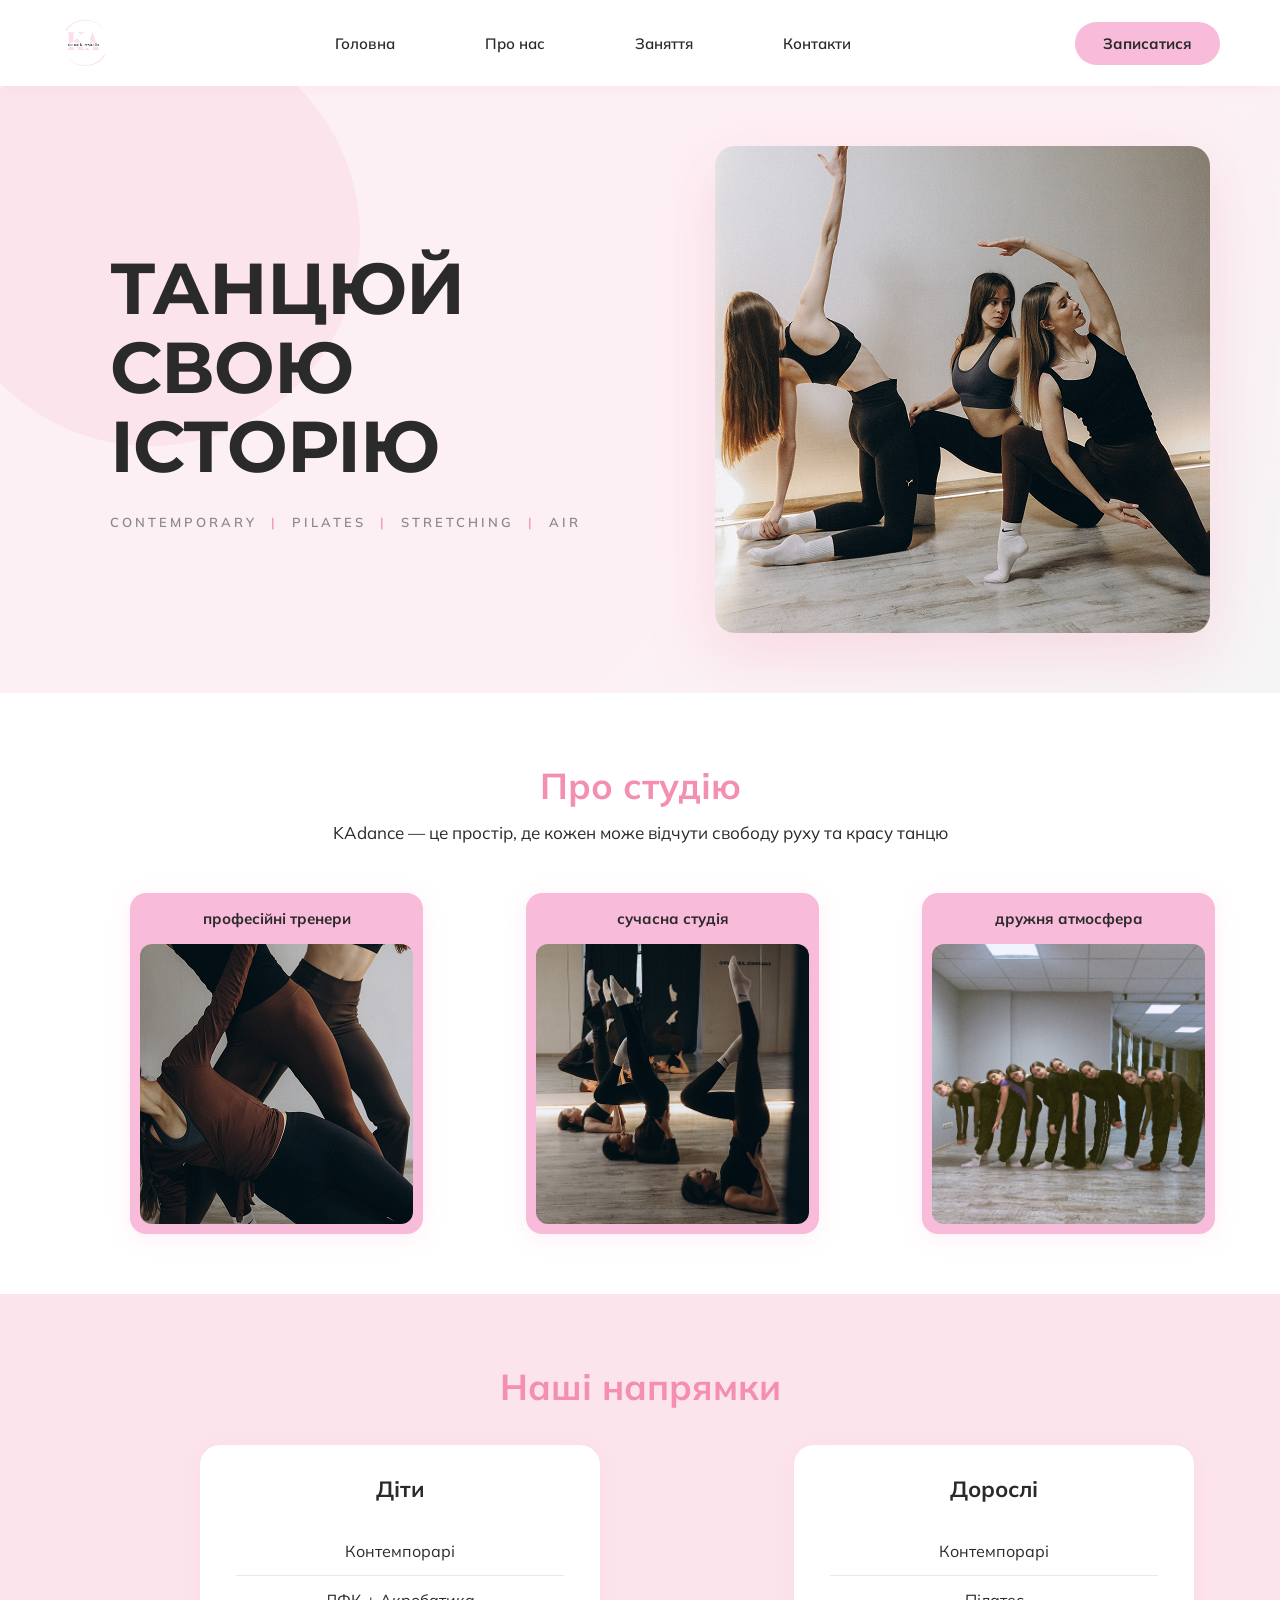
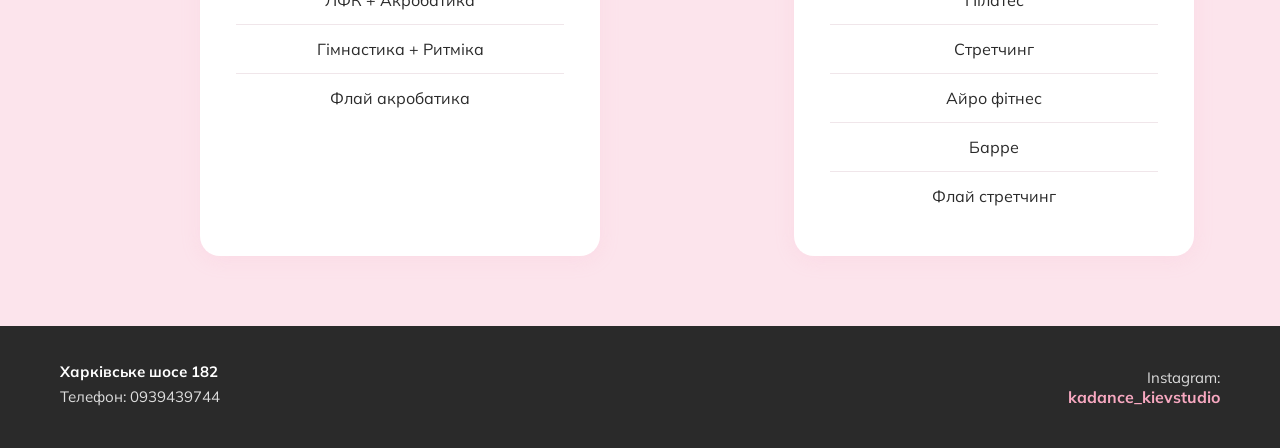
<file: templates/index.html>
<!DOCTYPE html>
<html lang="uk">
<head>
  <meta charset="UTF-8" />
  <meta name="viewport" content="width=device-width, initial-scale=1.0" />
  <title>KAdance - Танцювальна студія</title>
  <link rel="stylesheet" href="../static/css/index.css" />
  <link rel="preconnect" href="https://fonts.googleapis.com">
  <link rel="preconnect" href="https://fonts.gstatic.com" crossorigin>
  <link href="https://fonts.googleapis.com/css2?family=Mulish:ital,wght@0,200..1000;1,200..1000&family=Slabo+27px&display=swap" rel="stylesheet">
  <link href="https://fonts.googleapis.com/css2?family=Montserrat:wght@700;900&display=swap" rel="stylesheet">
</head>
<body>
 

<nav>
  <div class="logo">
    <img src="../static/img/image 1.png" alt="KAdance" class="logo-img">
  </div>
  <ul class="nav-links">
    <li><a href="#home">Головна</a></li>
    <li><a href="#about">Про нас</a></li>
    <li><a href="#classes">Заняття</a></li>
    <li><a href="#contacts">Контакти</a></li>
  </ul>
  <a href="registration.html"><button class="nav-cta">Записатися</button></a>
</nav>
 

<section class="hero" id="home">
  <div class="hero-text">
    <h1 class="hero-title">ТАНЦЮЙ<br>СВОЮ ІСТОРІЮ</h1>
    <p class="hero-subtitle">
      CONTEMPORARY
      <span>|</span>
      PILATES
      <span>|</span>
      STRETCHING
      <span>|</span>
      AIR
    </p>
  </div>
  <div class="hero-image">
    <img src="../static/img/image 2.png" alt="фото студії" class="hero-photo">
  </div>
</section>
 

<section class="about" id="about">
  <h2 class="section-title">Про студію</h2>
  <p class="section-desc">KAdance — це простір, де кожен може відчути свободу руху та красу танцю</p>
 
  <div class="features">
    <div class="feature-card">
      <div class="feature-tag">професійні тренери</div>
      <div class="feature-img-wrap">
      <img src="../static/img/image 5.png" alt="професійні тренери" class="feature-img">
      </div>
    </div>
    <div class="feature-card">
      <div class="feature-tag">сучасна студія</div>
      <div class="feature-img-wrap">
      <img src="../static/img/image 4.png" alt="сучасна студія" class="feature-img">
    </div>
    </div>
    <div class="feature-card">
      <div class="feature-tag">дружня атмосфера</div>
      <div class="feature-img-wrap">
      <img src="../static/img/IMG_6103.PNG" alt="дружня атмосфера" class="feature-img">
    </div>
    </div>
  </div>
</section>
 

<section class="directions" id="classes">
  <h2 class="section-title" style="text-align:center;">Наші напрямки</h2>
 
  <div class="directions-grid">

    <div class="dir-card">
      <h3>Діти</h3>
      <ul class="dir-list">
        <li>Контемпорарі</li>
        <li>ЛФК + Акробатика</li>
        <li>Гімнастика + Ритміка</li>
        <li>Флай акробатика</li>
      </ul>
    </div>

    <div class="dir-card">
      <h3>Дорослі</h3>
      <ul class="dir-list">
        <li>Контемпорарі</li>
        <li>Пілатес</li>
        <li>Стретчинг</li>
        <li>Айро фітнес</li>
        <li>Барре</li>
        <li>Флай стретчинг</li>
      </ul>
    </div>
  </div>
</section>
 
 

<footer id="contacts">
  <div class="footer-contact">
    <p><strong>Харківське шосе 182</strong></p>
    <p>Телефон: 0939439744</p>
  </div>
  <div class="footer-social">
    <p>Instagram:</p>
    <a href="https://instagram.com/kadance_kievstudio" target="_blank">kadance_kievstudio</a>
  </div>
</footer>
 
</body>
</html>
</file>
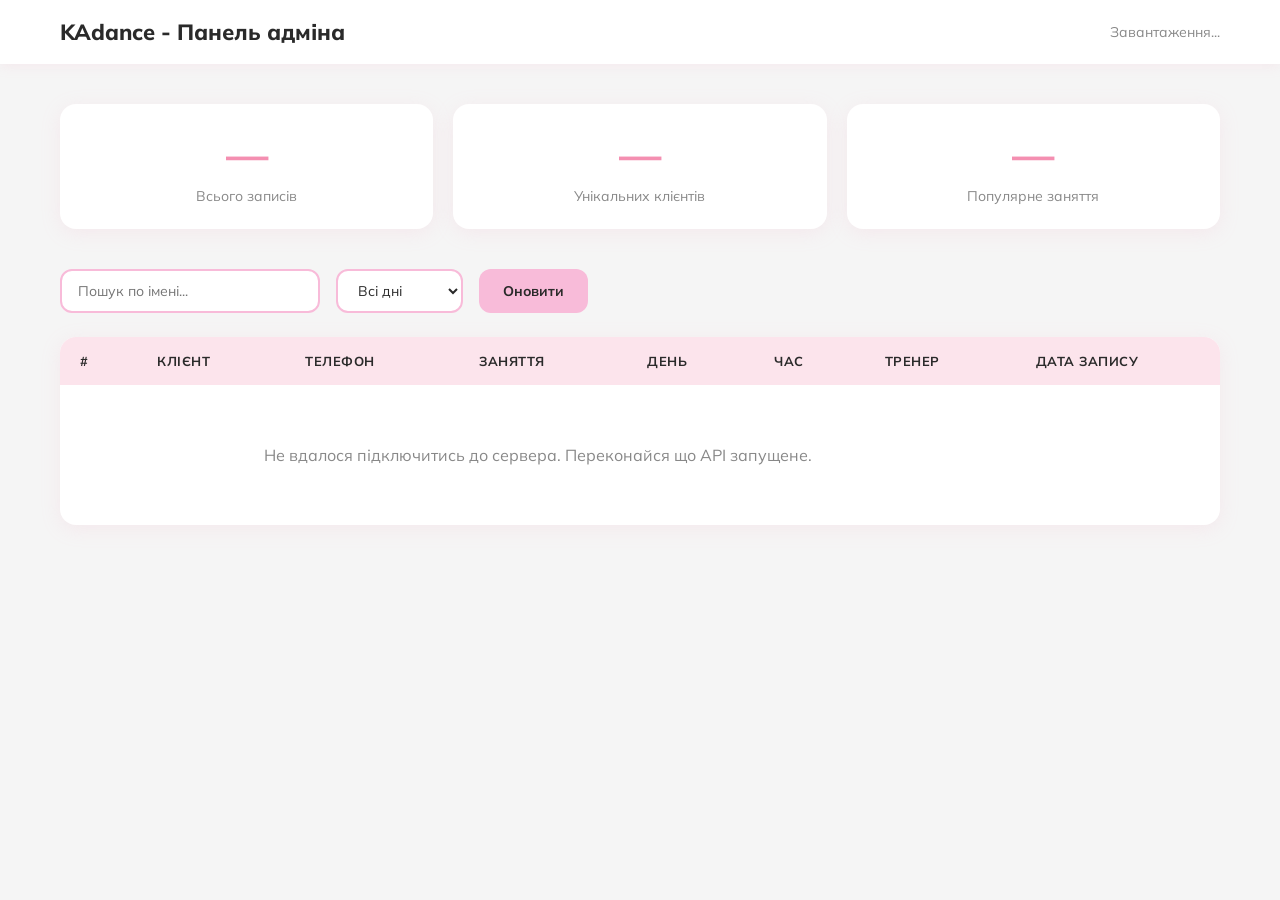
<file: templates/admin.html>
<!DOCTYPE html>
<html lang="uk">
<head>
  <meta charset="UTF-8" />
  <meta name="viewport" content="width=device-width, initial-scale=1.0" />
  <title>Адмін — KAdance</title>
  <link href="https://fonts.googleapis.com/css2?family=Mulish:wght@300;400;600;700;800&display=swap" rel="stylesheet" />
  <link rel="stylesheet" href="../static/css/admin.css" />
</head>
<body>
 
<header>
  <h1>KAdance - Панель адміна</h1>
  <span id="last-update">Завантаження...</span>
</header>
 
<main>
  <div class="stats">
    <div class="stat-card">
      <div class="number" id="total-registrations">—</div>
      <div class="label">Всього записів</div>
    </div>
    <div class="stat-card">
      <div class="number" id="total-clients">—</div>
      <div class="label">Унікальних клієнтів</div>
    </div>
    <div class="stat-card">
      <div class="number" id="total-classes">—</div>
      <div class="label">Популярне заняття</div>
    </div>
  </div>
 

  <div class="filters">
    <input type="text" id="search" placeholder="Пошук по імені..." oninput="filterTable()" />
    <select id="filter-day" onchange="filterTable()">
      <option value="">Всі дні</option>
      <option>Понеділок</option>
      <option>Вівторок</option>
      <option>Середа</option>
      <option>Четвер</option>
      <option>П'ятниця</option>
      <option>Субота</option>
      <option>Неділя</option>
    </select>
    <button class="refresh-btn" onclick="loadData()"> Оновити</button>
  </div>
 

  <div class="table-wrap">
    <table>
      <thead>
        <tr>
          <th>#</th>
          <th>Клієнт</th>
          <th>Телефон</th>
          <th>Заняття</th>
          <th>День</th>
          <th>Час</th>
          <th>Тренер</th>
          <th>Дата запису</th>
        </tr>
      </thead>
      <tbody id="table-body">
        <tr><td colspan="8" class="loading">Завантаження даних...</td></tr>
      </tbody>
    </table>
  </div>
</main>
 
<script>
  let allData = [];
 
  async function loadData() {
    try {
      const res = await fetch('https://localhost:7098/api/registration');
      allData = await res.json();
 
      updateStats();
      renderTable(allData);
 
      const now = new Date().toLocaleTimeString('uk-UA');
      document.getElementById('last-update').textContent = 'Оновлено о ' + now;
    } catch (e) {
      document.getElementById('table-body').innerHTML =
        '<tr><td colspan="7" class="empty">Не вдалося підключитись до сервера. Переконайся що API запущене.</td></tr>';
    }
  }
 
  function updateStats() {
    document.getElementById('total-registrations').textContent = allData.length;
 
    const uniqueClients = new Set(allData.map(r => r.clientName)).size;
    document.getElementById('total-clients').textContent = uniqueClients;
 
   
    const classCounts = {};
    allData.forEach(r => {
      classCounts[r.class] = (classCounts[r.class] || 0) + 1;
    });
    const popular = Object.entries(classCounts).sort((a, b) => b[1] - a[1])[0];
    document.getElementById('total-classes').textContent = popular ? popular[0] : '—';
  }
 
  function renderTable(data) {
    const tbody = document.getElementById('table-body');
 
    if (data.length === 0) {
      tbody.innerHTML = '<tr><td colspan="7" class="empty">Записів ще немає</td></tr>';
      return;
    }
 
    tbody.innerHTML = data.map((r, i) => `
      <tr>
        <td>${i + 1}</td>
        <td><strong>${r.clientName}</strong></td>
        <td>${r.phone ?? r.Phone ?? '—'}</td>
        <td>${r.class}</td>
        <td><span class="badge">${r.day}</span></td>
        <td>${r.time}</td>
        <td>${r.trainer}</td>
        <td>${new Date(r.createdAt).toLocaleDateString('uk-UA')}</td>
      </tr>
    `).join('');
  }
 
  function filterTable() {
    const search = document.getElementById('search').value.toLowerCase();
    const day = document.getElementById('filter-day').value;
 
    const filtered = allData.filter(r => {
      const matchName = r.clientName.toLowerCase().includes(search);
      const matchDay = day === '' || r.day === day;
      return matchName && matchDay;
    });
 
    renderTable(filtered);
  }
 
  loadData();
</script>
 
</body>
</html>
</file>
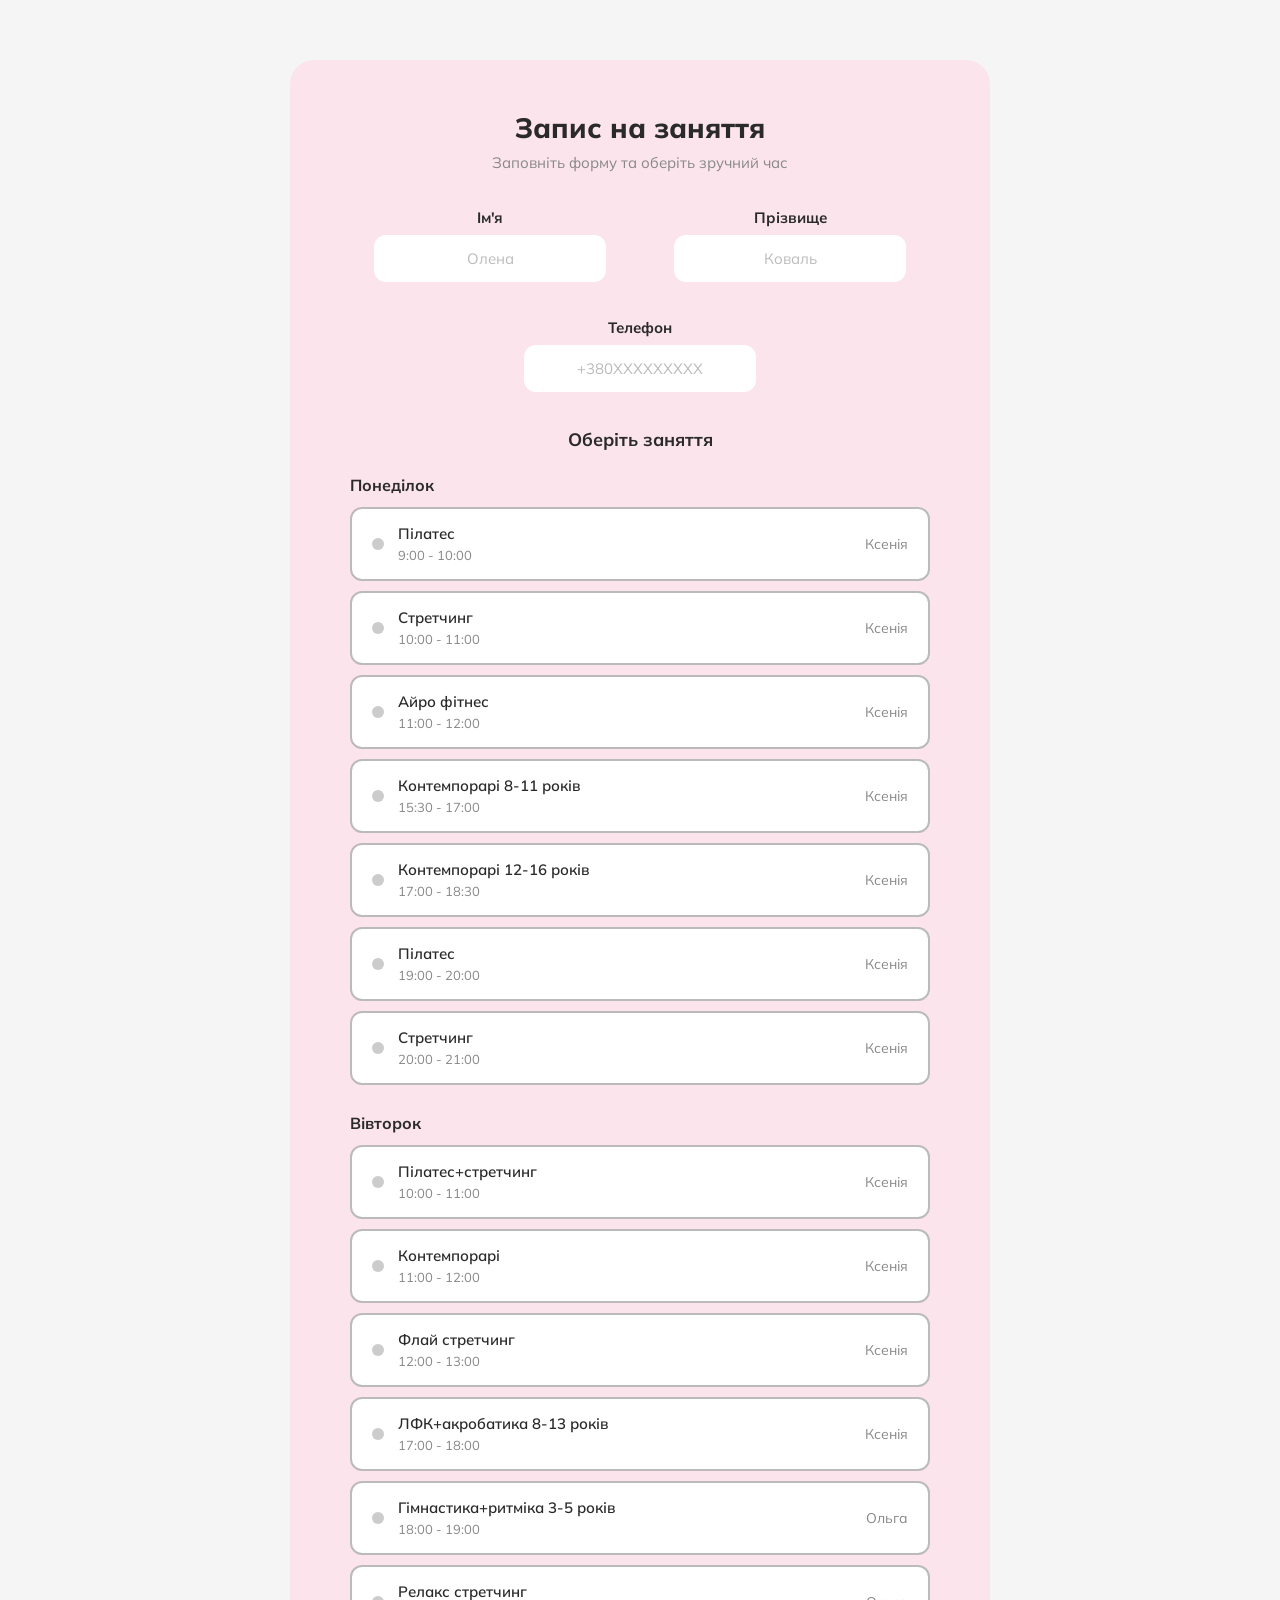
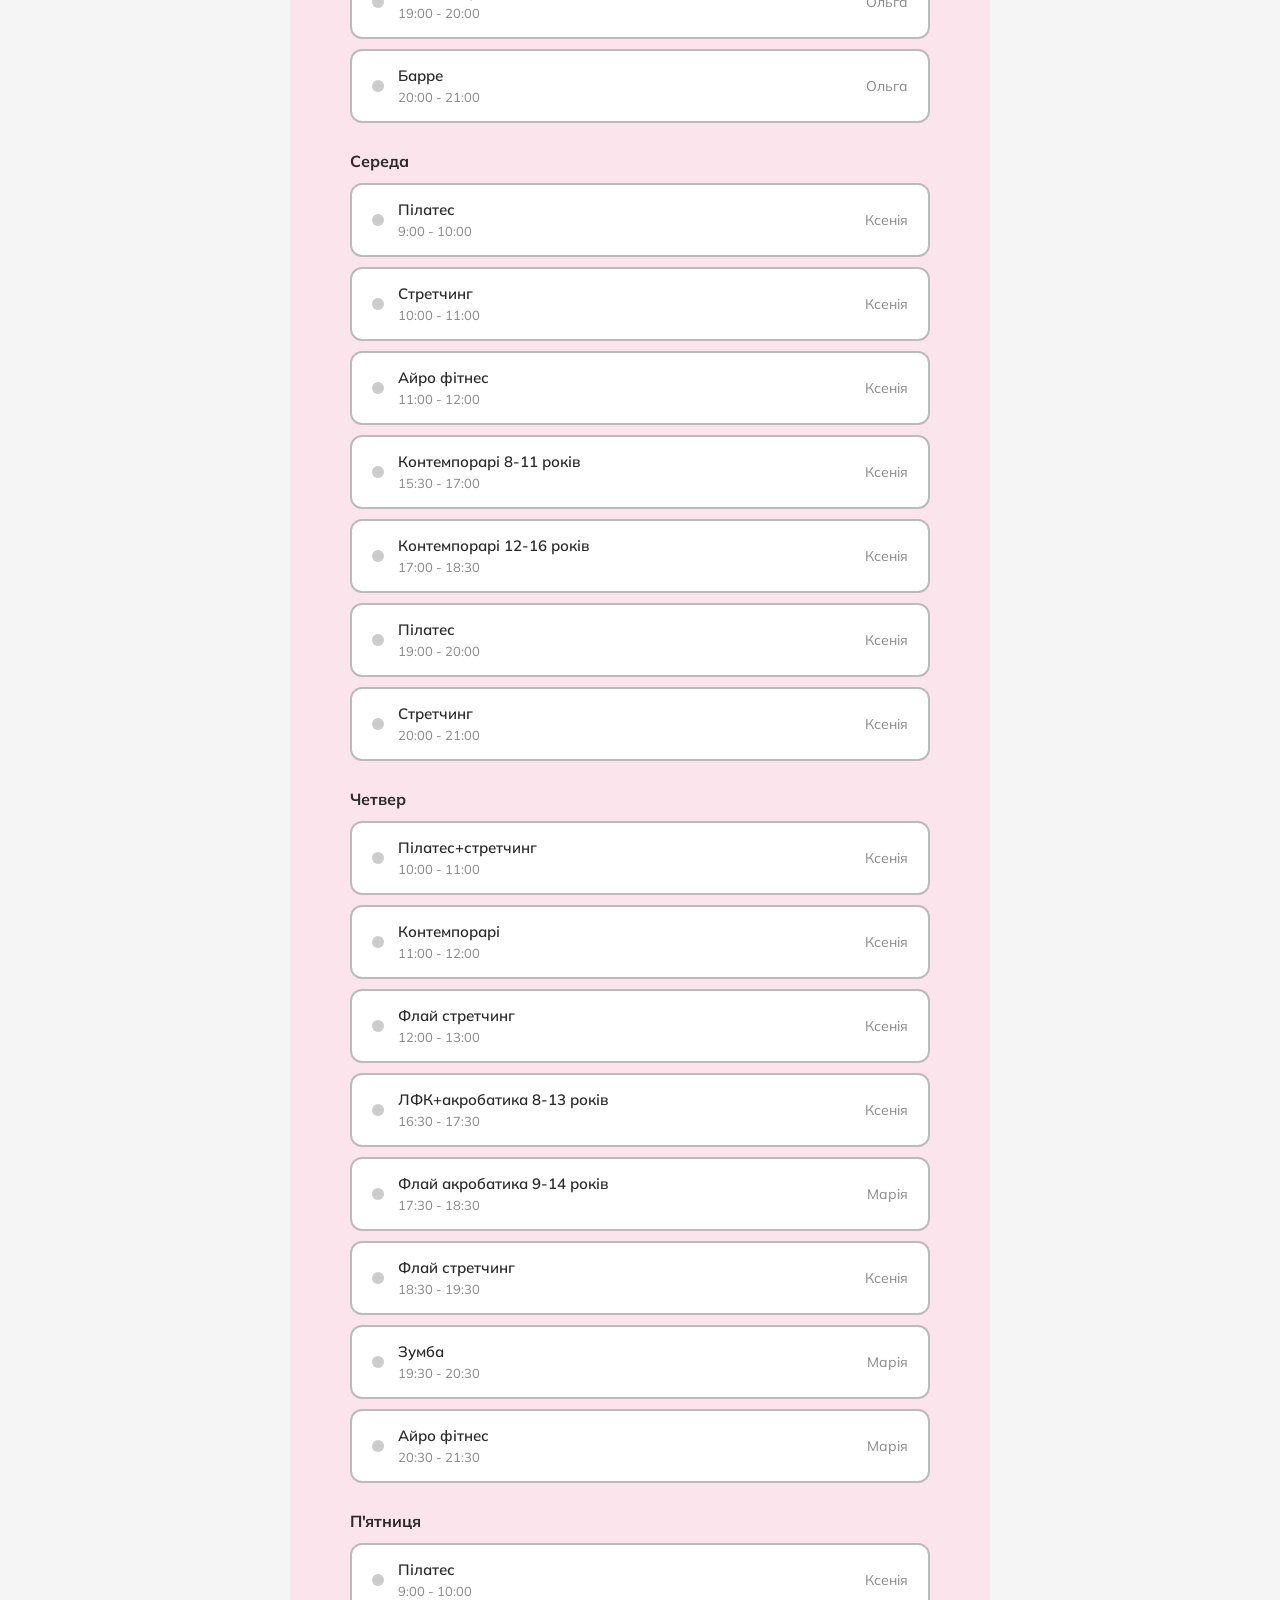
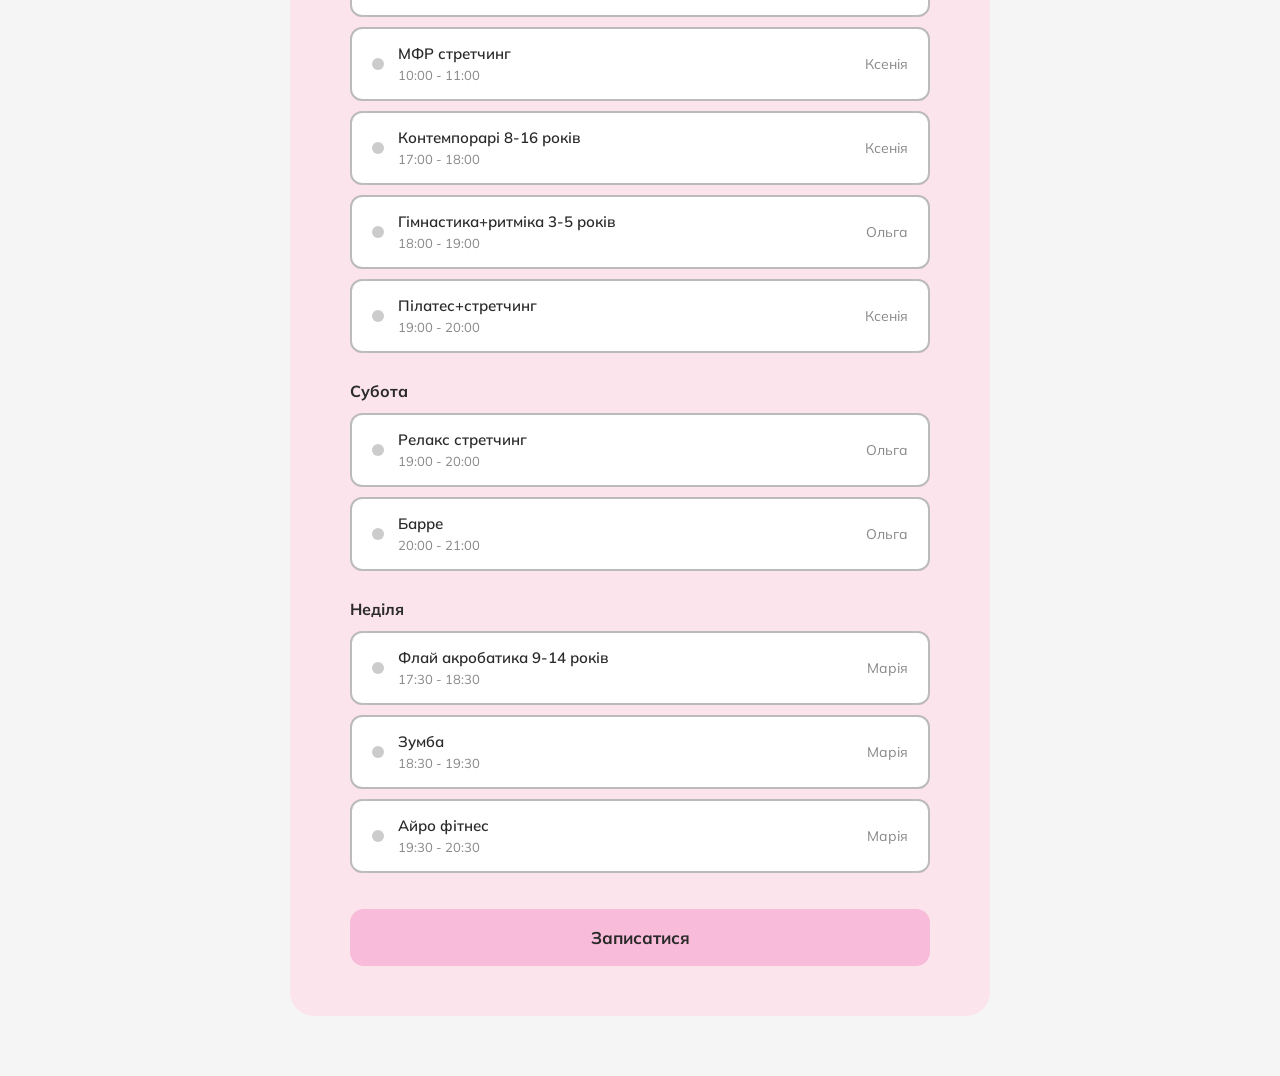
<file: templates/registration.html>
<!DOCTYPE html>
<html lang="uk">

<head>
    <meta charset="UTF-8" />
    <meta name="viewport" content="width=device-width, initial-scale=1.0" />
    <title>Запис на заняття — KAdance</title>
    <link
        href="https://fonts.googleapis.com/css2?family=Mulish:wght@300;400;600;700;800&family=Montserrat:wght@700;900&display=swap"
        rel="stylesheet" />
    <link rel="stylesheet" href="../static/css/registration.css" />
</head>

<body>

    <div class="page-wrapper">
        <h2 class="form-title">Запис на заняття</h2>
        <p class="form-desc">Заповніть форму та оберіть зручний час</p>

        <div class="name-row">
            <div class="field-group">
                <label>Ім'я</label>
                <input type="text" placeholder="Олена" />
            </div>
            <div class="field-group">
                <label>Прізвище</label>
                <input type="text" placeholder="Коваль" />
            </div>
        </div>

        <div class="phone-row">
            <div class="field-group">
                <label>Телефон</label>
                <input type="tel" placeholder="+380XXXXXXXXX" />
            </div>
        </div>

        <h3 class="schedule-title">Оберіть заняття</h3>

       
        <div class="day-block">
            <div class="day-label">Понеділок</div>
            <div class="slots">
                <div class="slot" data-id="1" onclick="toggleSlot(this)">
                    <span class="dot"></span>
                    <span class="slot-name">Пілатес<br><small>9:00 - 10:00</small></span>
                    <span class="trainer">Ксенія</span>
                </div>
                <div class="slot" data-id="2" onclick="toggleSlot(this)">
                    <span class="dot"></span>
                    <span class="slot-name">Стретчинг<br><small>10:00 - 11:00</small></span>
                    <span class="trainer">Ксенія</span>
                </div>
                <div class="slot" data-id="3" onclick="toggleSlot(this)">
                    <span class="dot"></span>
                    <span class="slot-name">Айро фітнес<br><small>11:00 - 12:00</small></span>
                    <span class="trainer">Ксенія</span>
                </div>
                <div class="slot" data-id="4" onclick="toggleSlot(this)">
                    <span class="dot"></span>
                    <span class="slot-name">Контемпорарі 8-11 років<br><small>15:30 - 17:00</small></span>
                    <span class="trainer">Ксенія</span>
                </div>
                <div class="slot" data-id="5" onclick="toggleSlot(this)">
                    <span class="dot"></span>
                    <span class="slot-name">Контемпорарі 12-16 років<br><small>17:00 - 18:30</small></span>
                    <span class="trainer">Ксенія</span>
                </div>
                <div class="slot" data-id="6" onclick="toggleSlot(this)">
                    <span class="dot"></span>
                    <span class="slot-name">Пілатес<br><small>19:00 - 20:00</small></span>
                    <span class="trainer">Ксенія</span>
                </div>
                <div class="slot" data-id="7" onclick="toggleSlot(this)">
                    <span class="dot"></span>
                    <span class="slot-name">Стретчинг<br><small>20:00 - 21:00</small></span>
                    <span class="trainer">Ксенія</span>
                </div>
            </div>
        </div>

        
        <div class="day-block">
            <div class="day-label">Вівторок</div>
            <div class="slots">
                <div class="slot" data-id="8" onclick="toggleSlot(this)">
                    <span class="dot"></span>
                    <span class="slot-name">Пілатес+стретчинг<br><small>10:00 - 11:00</small></span>
                    <span class="trainer">Ксенія</span>
                </div>
                <div class="slot" data-id="9" onclick="toggleSlot(this)">
                    <span class="dot"></span>
                    <span class="slot-name">Контемпорарі<br><small>11:00 - 12:00</small></span>
                    <span class="trainer">Ксенія</span>
                </div>
                <div class="slot" data-id="10" onclick="toggleSlot(this)">
                    <span class="dot"></span>
                    <span class="slot-name">Флай стретчинг<br><small>12:00 - 13:00</small></span>
                    <span class="trainer">Ксенія</span>
                </div>
                <div class="slot" data-id="11" onclick="toggleSlot(this)">
                    <span class="dot"></span>
                    <span class="slot-name">ЛФК+акробатика 8-13 років<br><small>17:00 - 18:00</small></span>
                    <span class="trainer">Ксенія</span>
                </div>
                <div class="slot" data-id="12" onclick="toggleSlot(this)">
                    <span class="dot"></span>
                    <span class="slot-name">Гімнастика+ритміка 3-5 років<br><small>18:00 - 19:00</small></span>
                    <span class="trainer">Ольга</span>
                </div>
                <div class="slot" data-id="13" onclick="toggleSlot(this)">
                    <span class="dot"></span>
                    <span class="slot-name">Релакс стретчинг<br><small>19:00 - 20:00</small></span>
                    <span class="trainer">Ольга</span>
                </div>
                <div class="slot" data-id="14" onclick="toggleSlot(this)">
                    <span class="dot"></span>
                    <span class="slot-name">Барре<br><small>20:00 - 21:00</small></span>
                    <span class="trainer">Ольга</span>
                </div>
            </div>
        </div>

        
        <div class="day-block">
            <div class="day-label">Середа</div>
            <div class="slots">
                <div class="slot" data-id="15" onclick="toggleSlot(this)">
                    <span class="dot"></span>
                    <span class="slot-name">Пілатес<br><small>9:00 - 10:00</small></span>
                    <span class="trainer">Ксенія</span>
                </div>
                <div class="slot" data-id="16" onclick="toggleSlot(this)">
                    <span class="dot"></span>
                    <span class="slot-name">Стретчинг<br><small>10:00 - 11:00</small></span>
                    <span class="trainer">Ксенія</span>
                </div>
                <div class="slot" data-id="17" onclick="toggleSlot(this)">
                    <span class="dot"></span>
                    <span class="slot-name">Айро фітнес<br><small>11:00 - 12:00</small></span>
                    <span class="trainer">Ксенія</span>
                </div>
                <div class="slot" data-id="18" onclick="toggleSlot(this)">
                    <span class="dot"></span>
                    <span class="slot-name">Контемпорарі 8-11 років<br><small>15:30 - 17:00</small></span>
                    <span class="trainer">Ксенія</span>
                </div>
                <div class="slot" data-id="19" onclick="toggleSlot(this)">
                    <span class="dot"></span>
                    <span class="slot-name">Контемпорарі 12-16 років<br><small>17:00 - 18:30</small></span>
                    <span class="trainer">Ксенія</span>
                </div>
                <div class="slot" data-id="20" onclick="toggleSlot(this)">
                    <span class="dot"></span>
                    <span class="slot-name">Пілатес<br><small>19:00 - 20:00</small></span>
                    <span class="trainer">Ксенія</span>
                </div>
                <div class="slot" data-id="21" onclick="toggleSlot(this)">
                    <span class="dot"></span>
                    <span class="slot-name">Стретчинг<br><small>20:00 - 21:00</small></span>
                    <span class="trainer">Ксенія</span>
                </div>
            </div>
        </div>



        <div class="day-block">
            <div class="day-label">Четвер</div>
            <div class="slots">
                <div class="slot" data-id="22" onclick="toggleSlot(this)">
                    <span class="dot"></span>
                    <span class="slot-name">Пілатес+стретчинг<br><small>10:00 - 11:00</small></span>
                    <span class="trainer">Ксенія</span>
                </div>
                <div class="slot" data-id="23" onclick="toggleSlot(this)">
                    <span class="dot"></span>
                    <span class="slot-name">Контемпорарі<br><small>11:00 - 12:00</small></span>
                    <span class="trainer">Ксенія</span>
                </div>
                <div class="slot" data-id="24" onclick="toggleSlot(this)">
                    <span class="dot"></span>
                    <span class="slot-name">Флай стретчинг<br><small>12:00 - 13:00</small></span>
                    <span class="trainer">Ксенія</span>
                </div>
                <div class="slot" data-id="25" onclick="toggleSlot(this)">
                    <span class="dot"></span>
                    <span class="slot-name">ЛФК+акробатика 8-13 років<br><small>16:30 - 17:30</small></span>
                    <span class="trainer">Ксенія</span>
                </div>
                <div class="slot" data-id="26" onclick="toggleSlot(this)">
                    <span class="dot"></span>
                    <span class="slot-name">Флай акробатика 9-14 років<br><small>17:30 - 18:30</small></span>
                    <span class="trainer">Марія</span>
                </div>
                <div class="slot" data-id="27" onclick="toggleSlot(this)">
                    <span class="dot"></span>
                    <span class="slot-name">Флай стретчинг<br><small>18:30 - 19:30</small></span>
                    <span class="trainer">Ксенія</span>
                </div>
                <div class="slot" data-id="28" onclick="toggleSlot(this)">
                    <span class="dot"></span>
                    <span class="slot-name">Зумба<br><small>19:30 - 20:30</small></span>
                    <span class="trainer">Марія</span>
                </div>
                <div class="slot" data-id="29" onclick="toggleSlot(this)">
                    <span class="dot"></span>
                    <span class="slot-name">Айро фітнес<br><small>20:30 - 21:30</small></span>
                    <span class="trainer">Марія</span>
                </div>
            </div>
        </div>

      

        <div class="day-block">
            <div class="day-label">П'ятниця</div>
            <div class="slots">
                <div class="slot" data-id="30" onclick="toggleSlot(this)">
                    <span class="dot"></span>
                    <span class="slot-name">Пілатес<br><small>9:00 - 10:00</small></span>
                    <span class="trainer">Ксенія</span>
                </div>
                <div class="slot" data-id="31" onclick="toggleSlot(this)">
                    <span class="dot"></span>
                    <span class="slot-name">МФР стретчинг<br><small>10:00 - 11:00</small></span>
                    <span class="trainer">Ксенія</span>
                </div>
                <div class="slot" data-id="32" onclick="toggleSlot(this)">
                    <span class="dot"></span>
                    <span class="slot-name">Контемпорарі 8-16 років<br><small>17:00 - 18:00</small></span>
                    <span class="trainer">Ксенія</span>
                </div>
                <div class="slot" data-id="33" onclick="toggleSlot(this)">
                    <span class="dot"></span>
                    <span class="slot-name">Гімнастика+ритміка 3-5 років<br><small>18:00 - 19:00</small></span>
                    <span class="trainer">Ольга</span>
                </div>
                <div class="slot" data-id="34" onclick="toggleSlot(this)">
                    <span class="dot"></span>
                    <span class="slot-name">Пілатес+стретчинг<br><small>19:00 - 20:00</small></span>
                    <span class="trainer">Ксенія</span>
                </div>
            </div>
        </div>

      

        <div class="day-block">
            <div class="day-label">Субота</div>
            <div class="slots">
                <div class="slot" data-id="35" onclick="toggleSlot(this)">
                    <span class="dot"></span>
                    <span class="slot-name">Релакс стретчинг<br><small>19:00 - 20:00</small></span>
                    <span class="trainer">Ольга</span>
                </div>
                <div class="slot" data-id="36" onclick="toggleSlot(this)">
                    <span class="dot"></span>
                    <span class="slot-name">Барре<br><small>20:00 - 21:00</small></span>
                    <span class="trainer">Ольга</span>
                </div>
            </div>
        </div>


     

        <div class="day-block">
            <div class="day-label">Неділя</div>
            <div class="slots">
                <div class="slot" data-id="37" onclick="toggleSlot(this)">
                    <span class="dot"></span>
                    <span class="slot-name">Флай акробатика 9-14 років<br><small>17:30 - 18:30</small></span>
                    <span class="trainer">Марія</span>
                </div>
                <div class="slot" data-id="38" onclick="toggleSlot(this)">
                    <span class="dot"></span>
                    <span class="slot-name">Зумба<br><small>18:30 - 19:30</small></span>
                    <span class="trainer">Марія</span>
                </div>
                <div class="slot" data-id="39" onclick="toggleSlot(this)">
                    <span class="dot"></span>
                    <span class="slot-name">Айро фітнес<br><small>19:30 - 20:30</small></span>
                    <span class="trainer">Марія</span>
                </div>
            </div>
        </div>

        <button class="submit-btn" onclick="submitForm()">Записатися </button>
    </div>

    <script>
        function toggleSlot(el) {
            el.classList.toggle('selected');
        }

        function submitForm() {
            const name = document.querySelector('.name-row .field-group:first-child input').value.trim();
            const surname = document.querySelector('.name-row .field-group:last-child input').value.trim();
            const phone = document.querySelector('.phone-row input').value.trim();

            if (!name || !surname || !phone) {
                if (!name) document.querySelector('.name-row .field-group:first-child input').classList.add('error');
                if (!surname) document.querySelector('.name-row .field-group:last-child input').classList.add('error');
                if (!phone) document.querySelector('.phone-row input').classList.add('error');
                return;
            }

            const selectedSlots = document.querySelectorAll('.slot.selected');
            if (selectedSlots.length === 0) {
                alert('Оберіть хоча б одне заняття');
                return;
            }

            const classIds = Array.from(selectedSlots).map(s => parseInt(s.dataset.id));

            fetch('https://localhost:7098/api/registration', {
                method: 'POST',
                headers: { 'Content-Type': 'application/json' },
                body: JSON.stringify({ name, surname, phone, classIds })
            })
                .then(res => {
                if (!res.ok) {
                return res.text().then(text => { throw new Error(text); });
            }
                return res.json();
            })
                .then(() => alert('Дякуємо! Ми зв\'яжемося з вами найближчим часом.'))
                .catch(err => alert(err.message || 'Помилка з\'єднання з сервером'));
            }

        document.querySelectorAll('.field-group input').forEach(input => {
            input.addEventListener('input', function () {
                this.classList.remove('error');
            });
        });



    </script>

</body>

</html>
</file>
<file: static/css/index.css>
@import url('https://fonts.googleapis.com/css2?family=Playfair+Display:wght@400;700;900&family=Mulish:wght@300;400;600;700;800&display=swap');
:root {
    --pink: #f7a8c0;
    --pink-light: #fce4ec;
    --pink-mid: #f48fb1;
    --pink-btn: #f8bbd9;
    --beige: #f5f0e8;
    --cream: #fdf7f0;
    --dark: #2a2a2a;
    --gray: #888;
    --white: #fff;
    --bg: #F5F5F5;
  }

  * { margin: 0; padding: 0; box-sizing: border-box; }

  body {
    font-family: 'Mulish', sans-serif;
    background: var(--bg);
    color: var(--dark);
    overflow-x: hidden;
  }

  .logo-img {
    height: 50px;
    width: auto;
    object-fit: contain;
  }



  nav {
    display: flex;
    align-items: center;
    justify-content: space-between;
    padding: 18px 60px;
    background: var(--white);
    position: sticky;
    top: 0;
    z-index: 100;
    box-shadow: 0 2px 12px rgba(247,168,192,.15);
    font-family: 'Mulish';
  }

  .logo {
    display: flex;
    align-items: center;
    gap: 10px;
  }

  .logo-icon {
    width: 42px;
    height: 42px;
    background: var(--pink);
    border-radius: 50%;
    display: flex;
    align-items: center;
    justify-content: center;
    font-family: 'Playfair Display', serif;
    font-weight: 900;
    font-size: 18px;
    color: var(--white);
  }

  .logo-text {
    font-family: 'Playfair Display', serif;
    font-weight: 700;
    font-size: 20px;
    color: var(--dark);
    letter-spacing: 1px;
  }

  .nav-links {
    display: flex;
    align-items: center;
    gap: 90px;
    list-style: none;
    color: #979797;
  }

  .nav-links a {
    text-decoration: none;
    color: var(--dark);
    font-weight: 600;
    font-size: 15px;
    transition: color .25s;
  }

  .nav-links a:hover { color: var(--pink); }

  .nav-cta {
    background: var(--pink-btn);
    border: none;
    border-radius: 30px;
    padding: 12px 28px;
    font-family: 'Mulish', sans-serif;
    font-weight: 700;
    font-size: 15px;
    color: var(--dark);
    cursor: pointer;
    transition: background .25s, transform .2s;
  }

  .nav-cta:hover { background: var(--pink-mid); transform: translateY(-2px); }


  .hero {
    display: grid;
    grid-template-columns: 1fr 1fr;
    align-items: center;
    gap: 20px;
    min-height: 480px;
    background: linear-gradient(135deg, #fdf0f5 60%, #f5f5f5 100%);
    padding: 60px 20px 60px 60px;
    position: relative;
    overflow: hidden;
  }

  .hero::before {
    content: '';
    position: absolute;
    width: 420px;
    height: 420px;
    background: var(--pink-light);
    border-radius: 50%;
    left: -60px;
    top: -60px;
    z-index: 0;
  }

  .hero-text {
    padding-right: 0;
  }

  .hero-title {
    font-family: 'Montserrat', sans-serif;
    font-weight: 700;
    font-size: 72px;
    line-height: 1.1;
    color: var(--dark);
    letter-spacing: -1px;
    animation: fadeUp .7s ease both;
    margin-left: 50px;
  }

  .hero-subtitle {
    margin-top: 28px;
    font-size: 13px;
    letter-spacing: 3px;
    text-transform: uppercase;
    color: var(--gray);
    font-weight: 600;
    animation: fadeUp .9s ease both;
    margin-left: 50px;
  }

  .hero-subtitle span {
    margin: 0 8px;
    color: var(--pink-mid);
  }

  .hero-image {
    position: relative;
    z-index: 1;
    display: flex;
    justify-content: flex-end;
    animation: fadeUp .8s ease both;
  }

  .hero-photo {
    width: 100%;
    height: 487px;
    width: 495px;
    object-fit: cover;
    border-radius: 20px;
    box-shadow: 0 20px 60px rgba(247,168,192,.35);
    margin-right: 50px;
  }

 
  .hero-photo-placeholder {
    width: 100%;
    max-width: 400px;
    height: 280px;
    border-radius: 20px;
    background: linear-gradient(135deg, #ddd 0%, #c8c8c8 100%);
    display: flex;
    align-items: center;
    justify-content: center;
    color: #aaa;
    font-size: 14px;
    box-shadow: 0 20px 60px rgba(247,168,192,.25);
  }


  .about {
    background: var(--white);
    padding: 70px 60px 60px;
    text-align: center;
  }

  .section-title {
    font-family: 'Mulish', sans-serif;
    font-size: 36px;
    font-weight: 700;
    color: var(--pink-mid);
    margin-bottom: 14px;
  }

  .section-desc {
    font-family: 'Mulish';
    font-size: 17px;
    color: var(--dark);
    font-weight: 400;
    margin-bottom: 50px;
  }

  .features {
    justify-content: center;
    display: grid;
    grid-template-columns: repeat(3, 1fr);
    gap: 28px;
    margin-top: 20px;
  }

  .feature-card {
    border-radius: 16px;
    overflow: hidden;
    background: var(--pink-btn);
    box-shadow: 0 4px 24px rgba(247,168,192,.18);
    transition: transform .3s, box-shadow .3s;
    display: flex;
    flex-direction: column;
    width: 293px;
    margin-left: 70px;
  }

  .feature-card:hover {
    transform: translateY(-6px);
    box-shadow: 0 14px 40px rgba(247,168,192,.35);
  }

  .feature-tag {
    padding: 16px 20px;
    font-weight: 700;
    font-size: 15px;
    color: var(--dark);
    text-align: center;
    background: transparent;
    border-radius: 0;
  }

  .feature-img-wrap {
    width: 273px;
    height: 280px;
    overflow: hidden;
    border-radius: 12px;
    margin: 0 10px 10px 10px;
  }

  .feature-img {
    width: 100%;
    height: 100%;
    object-fit: cover;
    display: block;
  }

  .feature-img-placeholder {
    width: 100%;
    height: 200px;
    background: linear-gradient(135deg, #ddd, #ccc);
    display: flex;
    align-items: center;
    justify-content: center;
    color: #aaa;
    font-size: 13px;
  }


  .directions {
    background: var(--pink-light);
    padding: 70px 60px;
  }

  .directions .section-title { color: var(--pink-mid); }

  .directions-grid {
    display: grid;
    grid-template-columns: 1fr 1fr;
    gap: 28px;
    margin-top: 36px;
  }

  .dir-card {
    background: var(--white);
    border-radius: 20px;
    padding: 30px 36px 36px;
    box-shadow: 0 4px 20px rgba(247,168,192,.15);
    width: 400px;
    margin-left: 140px;
  }

  .dir-card h3 {
    font-family: 'Mulish', sans-serif;
    font-size: 22px;
    font-weight: 700;
    color: var(--dark);
    margin-bottom: 24px;
    text-align: center;
  }

  .dir-list {
    list-style: none;
  }

  .dir-list li {
    padding: 14px 0;
    border-bottom: 1px solid #f0e6ea;
    font-size: 16px;
    color: var(--dark);
    font-weight: 400;
    text-align: center;
    transition: color .2s;
  }

  .dir-list li:last-child { border-bottom: none; }
  .dir-list li:hover { color: var(--pink-mid); }


  .signup {
    background: var(--white);
    padding: 70px 60px;
    text-align: center;
  }

  .signup .section-title { color: var(--pink-mid); }

  .signup-desc {
    font-size: 16px;
    color: var(--gray);
    margin-bottom: 40px;
  }

  .form-box {
    max-width: 500px;
    margin: 0 auto;
    display: flex;
    flex-direction: column;
    gap: 18px;
  }

  .form-box input {
    border: 2px solid var(--pink-btn);
    border-radius: 14px;
    padding: 16px 22px;
    font-family: 'Mulish', sans-serif;
    font-size: 16px;
    outline: none;
    transition: border-color .25s;
    background: var(--cream);
    color: var(--dark);
  }

  .form-box input::placeholder { color: #bbb; }
  .form-box input:focus { border-color: var(--pink-mid); }

  .form-box button {
    background: var(--pink-btn);
    border: none;
    border-radius: 14px;
    padding: 18px;
    font-family: 'Mulish', sans-serif;
    font-size: 17px;
    font-weight: 700;
    color: var(--dark);
    cursor: pointer;
    transition: background .25s, transform .2s;
  }

  .form-box button:hover { background: var(--pink-mid); transform: translateY(-2px); }


  footer {
    background: var(--dark);
    color: var(--white);
    padding: 36px 60px;
    display: flex;
    justify-content: space-between;
    align-items: center;
    flex-wrap: wrap;
    gap: 20px;
  }

  .footer-contact p {
    font-size: 15px;
    margin-bottom: 6px;
    color: #ddd;
  }

  .footer-contact p strong { color: var(--white); }

  .footer-social {
    text-align: right;
  }

  .footer-social p {
    font-size: 15px;
    color: #ddd;
  }

  .footer-social a {
    color: var(--pink);
    text-decoration: none;
    font-weight: 700;
    font-size: 16px;
  }

  .footer-social a:hover { text-decoration: underline; }


  @keyframes fadeUp {
    from { opacity: 0; transform: translateY(30px); }
    to   { opacity: 1; transform: translateY(0); }
  }

 
  @media (max-width: 900px) {
    nav { padding: 14px 24px; }
    .nav-links { gap: 20px; }
    .hero { grid-template-columns: 1fr; padding: 40px 24px; }
    .hero::before { width: 260px; height: 260px; }
    .hero-title { font-size: 44px; }
    .hero-image { justify-content: center; margin-top: 28px; }
    .about, .directions, .signup { padding: 50px 24px; }
    .features { grid-template-columns: 1fr; }
    .directions-grid { grid-template-columns: 1fr; }
    footer { padding: 28px 24px; flex-direction: column; text-align: center; }
    .footer-social { text-align: center; }
  }
</file>
<file: static/css/admin.css>
:root {
    --pink: #f7a8c0;
    --pink-light: #fce4ec;
    --pink-mid: #f48fb1;
    --pink-btn: #f8bbd9;
    --dark: #2a2a2a;
    --gray: #888;
    --white: #fff;
    --bg: #F5F5F5;
  }
   
  * { margin: 0; padding: 0; box-sizing: border-box; }
   
  body {
    font-family: 'Mulish', sans-serif;
    background: var(--bg);
    color: var(--dark);
    min-height: 100vh;
  }
   
  
  header {
    background: var(--white);
    padding: 18px 60px;
    display: flex;
    align-items: center;
    justify-content: space-between;
    box-shadow: 0 2px 12px rgba(247,168,192,.15);
  }
   
  header h1 {
    font-size: 22px;
    font-weight: 800;
    color: var(--dark);
  }
   
  header span {
    font-size: 14px;
    color: var(--gray);
  }
   
 
  main {
    padding: 40px 60px;
  }
   
  .stats {
    display: grid;
    grid-template-columns: repeat(3, 1fr);
    gap: 20px;
    margin-bottom: 40px;
  }
   
  .stat-card {
    background: var(--white);
    border-radius: 16px;
    padding: 24px 30px;
    box-shadow: 0 4px 20px rgba(247,168,192,.15);
    text-align: center;
  }
   
  .stat-card .number {
    font-size: 42px;
    font-weight: 800;
    color: var(--pink-mid);
  }
   
  .stat-card .label {
    font-size: 14px;
    color: var(--gray);
    margin-top: 6px;
  }
   

  .filters {
    display: flex;
    gap: 16px;
    margin-bottom: 24px;
    flex-wrap: wrap;
  }
   
  .filters input,
  .filters select {
    border: 2px solid var(--pink-btn);
    border-radius: 12px;
    padding: 10px 16px;
    font-family: 'Mulish', sans-serif;
    font-size: 14px;
    outline: none;
    background: var(--white);
    color: var(--dark);
    transition: border-color .2s;
  }
   
  .filters input:focus,
  .filters select:focus {
    border-color: var(--pink-mid);
  }
   
  .filters input {
    width: 260px;
  }
   

  .table-wrap {
    background: var(--white);
    border-radius: 16px;
    overflow: hidden;
    box-shadow: 0 4px 20px rgba(247,168,192,.15);
  }
   
  table {
    width: 100%;
    border-collapse: collapse;
  }
   
  thead {
    background: var(--pink-light);
  }
   
  thead th {
    padding: 16px 20px;
    text-align: left;
    font-size: 13px;
    font-weight: 700;
    color: var(--dark);
    text-transform: uppercase;
    letter-spacing: 0.5px;
  }
   
  tbody tr {
    border-bottom: 1px solid #f5f5f5;
    transition: background .2s;
  }
   
  tbody tr:last-child {
    border-bottom: none;
  }
   
  tbody tr:hover {
    background: #fdf5f8;
  }
   
  tbody td {
    padding: 14px 20px;
    font-size: 14px;
    color: var(--dark);
  }
   
  .badge {
    background: var(--pink-light);
    color: var(--pink-mid);
    border-radius: 20px;
    padding: 4px 12px;
    font-size: 12px;
    font-weight: 700;
    display: inline-block;
  }
   
  .empty {
    text-align: center;
    padding: 60px;
    color: var(--gray);
    font-size: 16px;
  }
   
  .loading {
    text-align: center;
    padding: 60px;
    color: var(--pink-mid);
    font-size: 16px;
  }
   

  .refresh-btn {
    background: var(--pink-btn);
    border: none;
    border-radius: 12px;
    padding: 10px 24px;
    font-family: 'Mulish', sans-serif;
    font-size: 14px;
    font-weight: 700;
    color: var(--dark);
    cursor: pointer;
    transition: background .2s;
  }
   
  .refresh-btn:hover {
    background: var(--pink-mid);
  }
</file>
<file: static/css/registration.css>
* {
    margin: 0;
    padding: 0;
    box-sizing: border-box;
  }
   
  :root {
    --pink: #f7a8c0;
    --pink-light: #fce4ec;
    --pink-mid: #f48fb1;
    --pink-btn: #f8bbd9;
    --dark: #2a2a2a;
    --gray: #888;
    --white: #fff;
    --bg: #F5F5F5;
    --blue: #5b9bd5;
    --blue-light: #ddeeff;
  }
   
  body {
    font-family: 'Mulish', sans-serif;
    background: var(--bg);
    color: var(--dark);
    min-height: 100vh;
    display: flex;
    align-items: flex-start;
    justify-content: center;
    padding: 60px 20px;
  }
   
  .page-wrapper {
    background: var(--pink-light);
    border-radius: 24px;
    padding: 50px 60px;
    width: 100%;
    max-width: 700px;
  }
   
  .form-title {
    font-family: 'Mulish', sans-serif;
    font-size: 28px;
    font-weight: 800;
    color: var(--dark);
    text-align: center;
    margin-bottom: 8px;
  }
   
  .form-desc {
    font-size: 15px;
    color: var(--gray);
    text-align: center;
    margin-bottom: 36px;
  }
   

  .name-row {
    display: grid;
    grid-template-columns: 1fr 1fr;
    gap: 20px;
    margin-bottom: 36px;
  }

  .phone-row {
    display: flex;
    justify-content: center;
    margin-bottom: 36px;
}

.phone-row .field-group {
    width: 300px;
}
   
  .field-group {
    display: flex;
    flex-direction: column;
    gap: 8px;
    align-items: center;
  }
   
  .field-group label {
    font-size: 15px;
    font-weight: 700;
    color: var(--dark);
    text-align: center;
  }
   
  .field-group input {
    border: none;
    border-radius: 12px;
    padding: 14px 18px;
    font-family: 'Mulish', sans-serif;
    font-size: 15px;
    color: var(--dark);
    background: var(--white);
    outline: none;
    text-align: center;
  }
   
  .field-group input::placeholder {
    color: #bbb; 
    text-align: center;
  }
   

  .schedule-title {
    font-size: 18px;
    font-weight: 700;
    color: var(--dark);
    text-align: center;
    margin-bottom: 24px;
  }
   
  .day-block {
    margin-bottom: 28px;
  }
   
  .day-label {
    font-size: 16px;
    font-weight: 700;
    color: var(--dark);
    margin-bottom: 12px;
  }
   
  .slots {
    display: flex;
    flex-direction: column;
    gap: 10px;
  }
   
  .slot {
    background: var(--white);
    border-radius: 12px;
    padding: 14px 20px;
    display: flex;
    align-items: center;
    gap: 14px;
    cursor: pointer;
    transition: background .2s, border .2s;
    border: 2px solid transparent;
    border-color: #bbb;
  }
   
  .slot:hover {
    border-color: var(--pink-mid);
  }
   
  .slot.selected {
    background: var(--blue-light);
    border-color: var(--blue);
  }
   
  .slot.selected .dot {
    background: var(--blue);
  }
   
  .dot {
    width: 12px;
    height: 12px;
    border-radius: 50%;
    background: #ccc;
    flex-shrink: 0;
    transition: background .2s;
  }
   
  .slot-name {
    flex: 1;
    font-size: 15px;
    font-weight: 600;
    color: var(--dark);
    line-height: 1.4;
  }
   
  .slot-name small {
    font-size: 13px;
    font-weight: 400;
    color: var(--gray);
  }
   
  .trainer {
    font-size: 14px;
    color: var(--gray);
    font-weight: 400;
  }
   
 
  .submit-btn {
    display: block;
    width: 100%;
    margin-top: 36px;
    background: var(--pink-btn);
    border: none;
    border-radius: 14px;
    padding: 18px;
    font-family: 'Mulish', sans-serif;
    font-size: 17px;
    font-weight: 700;
    color: var(--dark);
    cursor: pointer;
    transition: background .25s, transform .2s;
  }
   
  .submit-btn:hover {
    background: var(--pink-mid);
    transform: translateY(-2px);
  }
   
  @media (max-width: 600px) {
    .page-wrapper {
      padding: 32px 20px;
    }
   
    .name-row {
      grid-template-columns: 1fr;
    }
  }

  .field-group input.error {
    border: 2px solid #e57373;
  }
  
  .field-group input.error::placeholder {
    color: #e57373;
  }
</file>
